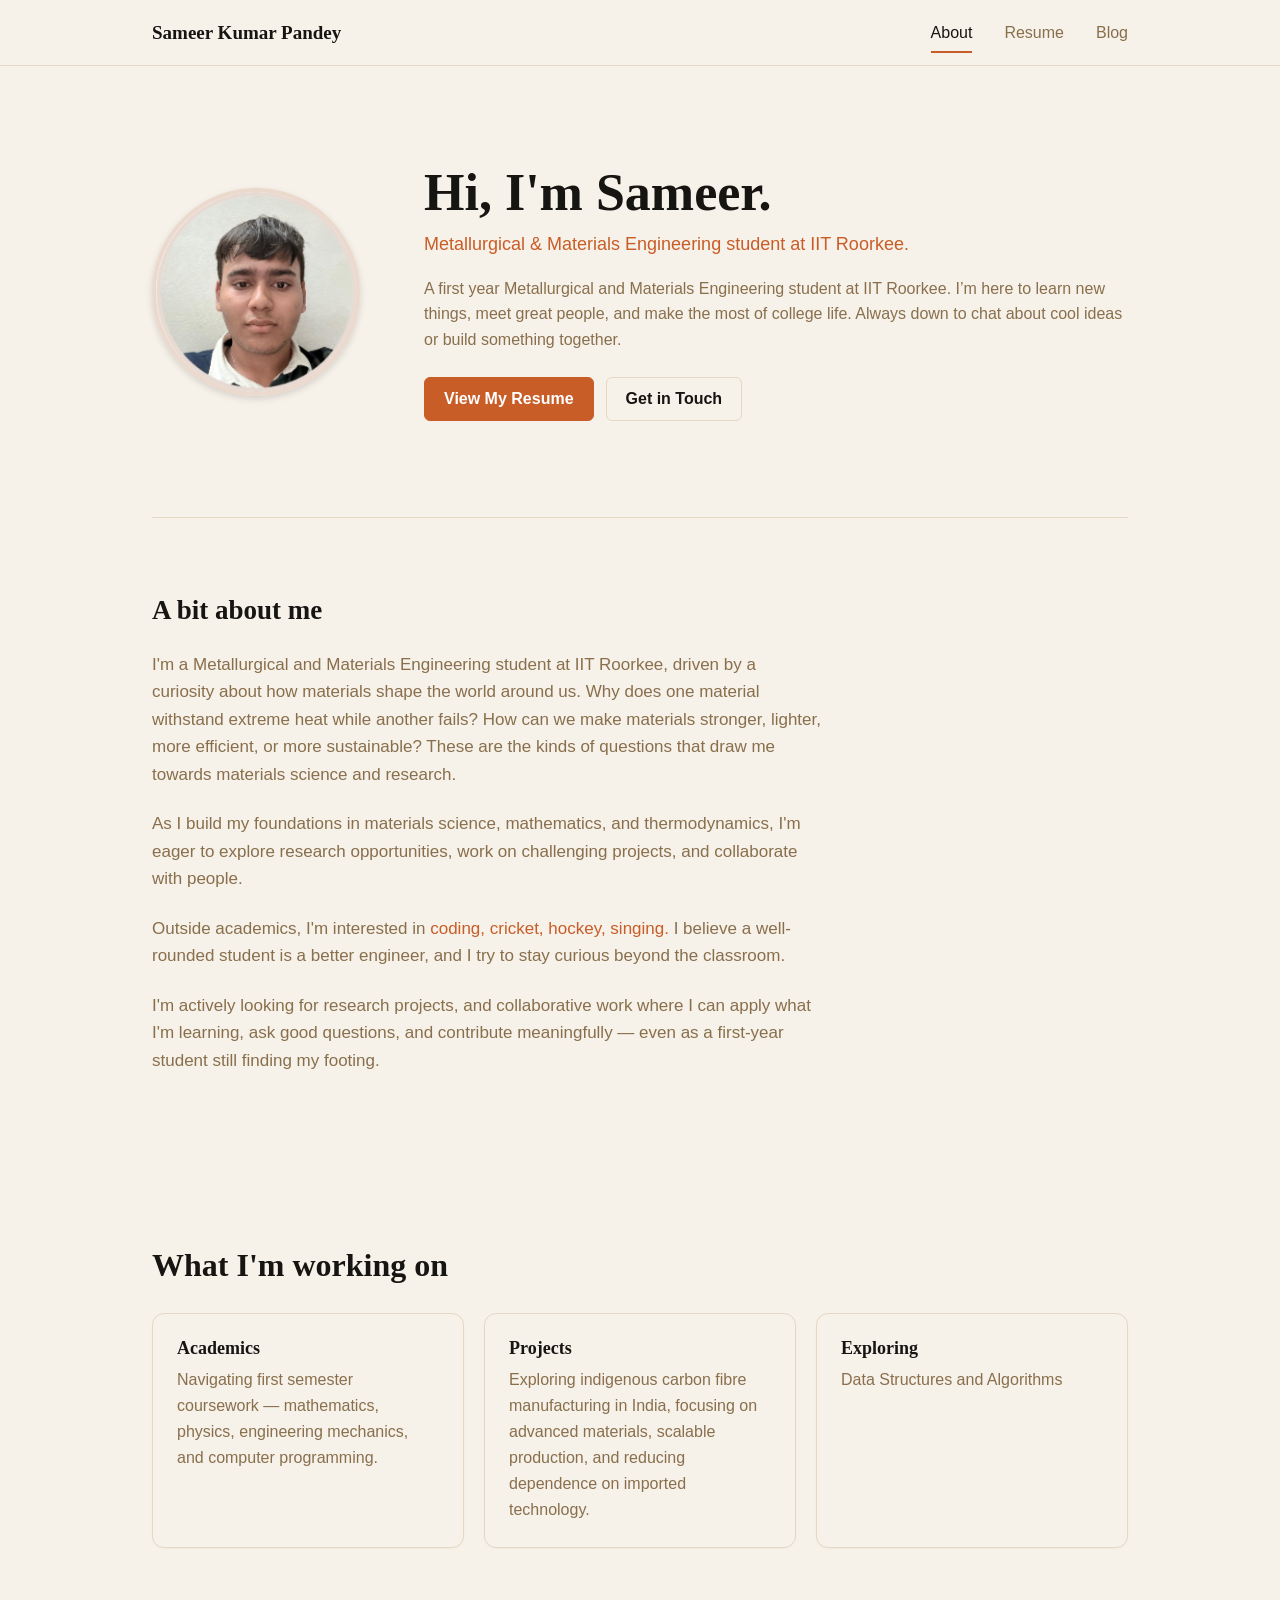
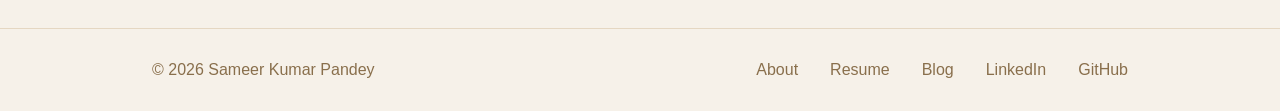
<file: index.html>
<!doctype html>
<html lang="en">
<head>
  <meta charset="utf-8"><meta name="viewport" content="width=device-width, initial-scale=1">
  <meta name="description" content="Sameer Kumar Pandey — Metallurgical and Materials Engineering student at IIT Roorkee.">
  <title>Sameer Kumar Pandey | About</title><link rel="stylesheet" href="styles.css">
</head>
<body>
<header class="site-header"><a class="wordmark" href="index.html">Sameer Kumar Pandey</a><nav aria-label="Main navigation"><a class="active" href="index.html">About</a><a href="resume.html">Resume</a><a href="blog.html">Blog</a></nav></header>
<main>
  <section class="hero wrap"><img class="portrait" src="assets/sameer-profile.png" alt="Portrait of Sameer Kumar Pandey"><div class="hero-copy"><h1>Hi, I'm Sameer.</h1><p class="accent lead">Metallurgical &amp; Materials Engineering student at IIT Roorkee.</p><p>A first year Metallurgical and Materials Engineering student at IIT Roorkee. I’m here to learn new things, meet great people, and make the most of college life. Always down to chat about cool ideas or build something together.</p><div class="actions"><a class="button primary" href="resume.html">View My Resume</a><a class="button" href="mailto:sameer_kp@mt.iitr.ac.in">Get in Touch</a></div></div></section>
  <section class="about wrap rule"><h2>A bit about me</h2><div class="prose"><p>I'm a Metallurgical and Materials Engineering student at IIT Roorkee, driven by a curiosity about how materials shape the world around us. Why does one material withstand extreme heat while another fails? How can we make materials stronger, lighter, more efficient, or more sustainable? These are the kinds of questions that draw me towards materials science and research.</p><p>As I build my foundations in materials science, mathematics, and thermodynamics, I'm eager to explore research opportunities, work on challenging projects, and collaborate with people.</p><p>Outside academics, I'm interested in <span class="accent">coding, cricket, hockey, singing.</span> I believe a well-rounded student is a better engineer, and I try to stay curious beyond the classroom.</p><p>I'm actively looking for research projects, and collaborative work where I can apply what I'm learning, ask good questions, and contribute meaningfully — even as a first-year student still finding my footing.</p></div></section>
  <section class="wrap working"><h2>What I'm working on</h2><div class="cards"><article class="card"><h3>Academics</h3><p>Navigating first semester coursework — mathematics, physics, engineering mechanics, and computer programming.</p></article><article class="card"><h3>Projects</h3><p>Exploring indigenous carbon fibre manufacturing in India, focusing on advanced materials, scalable production, and reducing dependence on imported technology.</p></article><article class="card"><h3>Exploring</h3><p>Data Structures and Algorithms</p></article></div></section>
</main>
<footer class="site-footer"><div class="wrap footer-inner"><span>© 2026 Sameer Kumar Pandey</span><nav aria-label="Footer navigation"><a href="index.html">About</a><a href="resume.html">Resume</a><a href="blog.html">Blog</a><a href="https://www.linkedin.com/in/sameer-kumar-pandey-83079041b" target="_blank" rel="noopener noreferrer">LinkedIn</a><a href="https://github.com/sameerkp1928" target="_blank" rel="noopener noreferrer">GitHub</a></nav></div></footer>
</body></html>
</file>
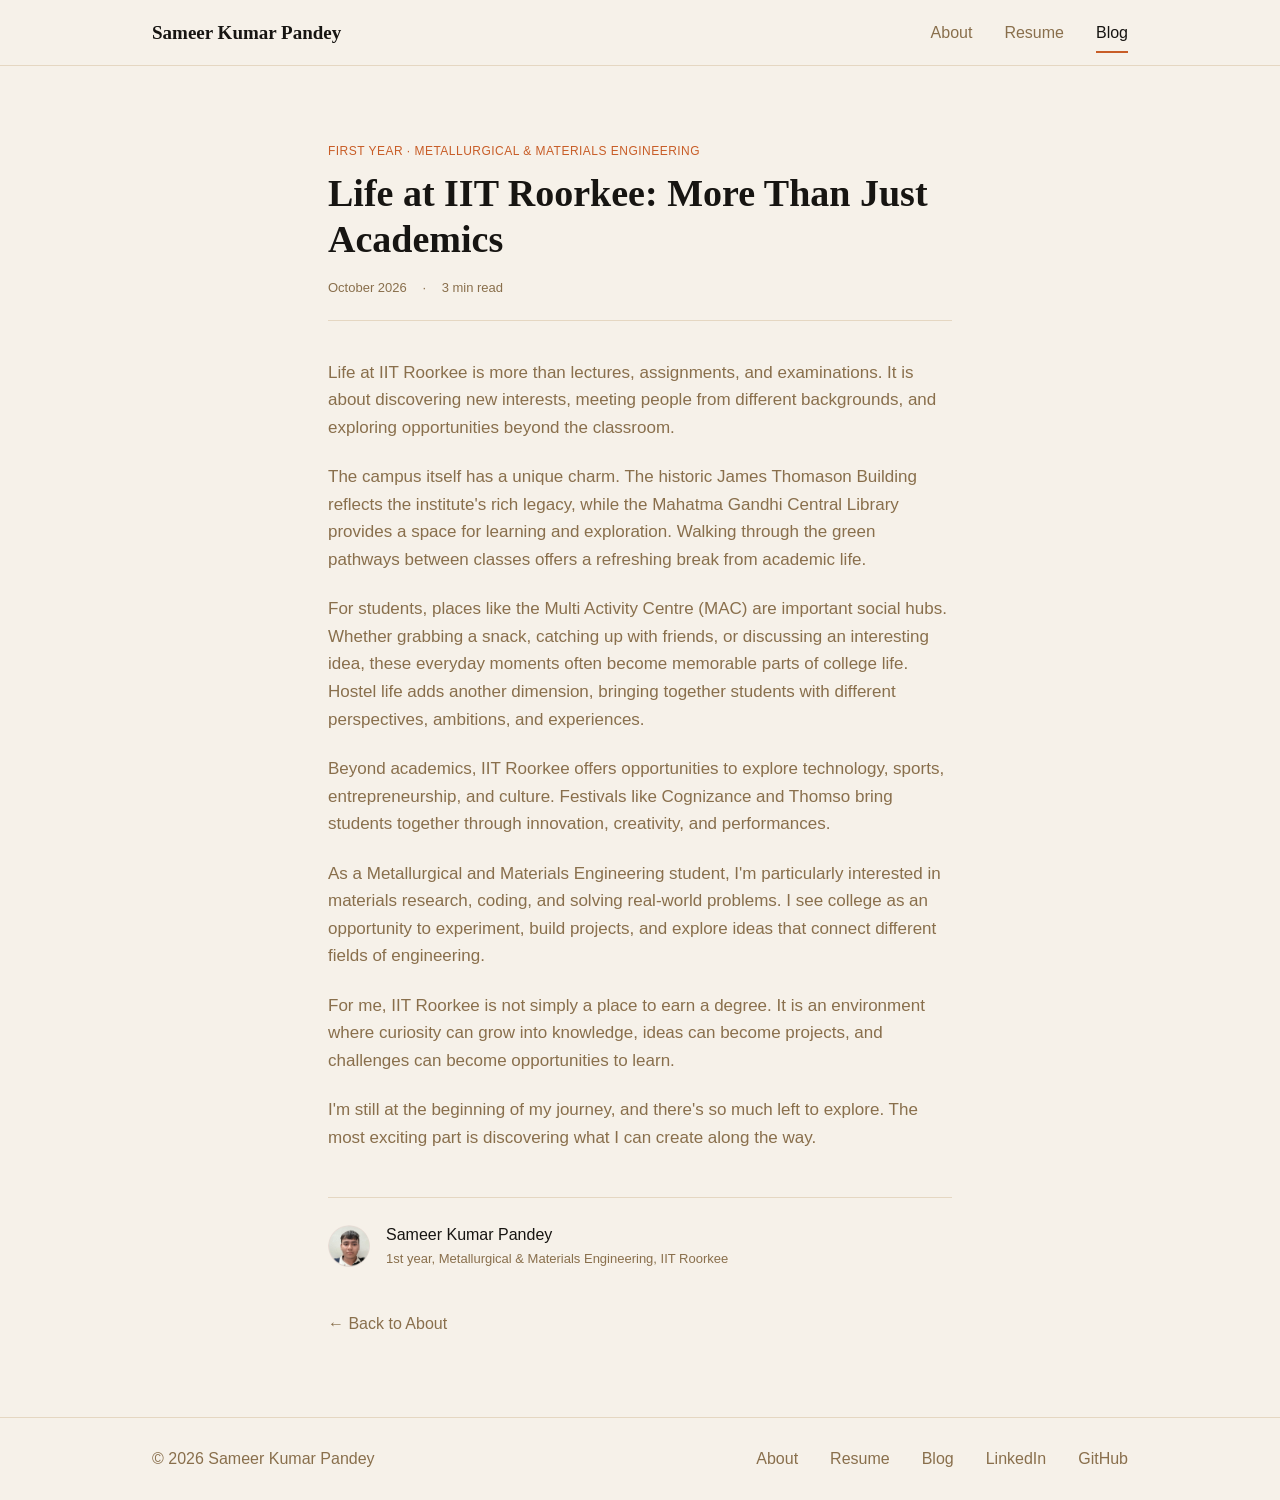
<file: blog.html>
<!doctype html>
<html lang="en"><head><meta charset="utf-8"><meta name="viewport" content="width=device-width, initial-scale=1"><meta name="description" content="Notes on student life at IIT Roorkee by Sameer Kumar Pandey."><title>Life at IIT Roorkee | Sameer Kumar Pandey</title><link rel="stylesheet" href="styles.css"></head>
<body><header class="site-header"><a class="wordmark" href="index.html">Sameer Kumar Pandey</a><nav aria-label="Main navigation"><a href="index.html">About</a><a href="resume.html">Resume</a><a class="active" href="blog.html">Blog</a></nav></header>
<main class="article wrap"><header class="article-head"><p class="eyebrow">FIRST YEAR · METALLURGICAL &amp; MATERIALS ENGINEERING</p><h1>Life at IIT Roorkee: More Than Just Academics</h1><p class="meta">October 2026 <span>·</span> 3 min read</p></header><article class="prose"><p>Life at IIT Roorkee is more than lectures, assignments, and examinations. It is about discovering new interests, meeting people from different backgrounds, and exploring opportunities beyond the classroom.</p><p>The campus itself has a unique charm. The historic James Thomason Building reflects the institute's rich legacy, while the Mahatma Gandhi Central Library provides a space for learning and exploration. Walking through the green pathways between classes offers a refreshing break from academic life.</p><p>For students, places like the Multi Activity Centre (MAC) are important social hubs. Whether grabbing a snack, catching up with friends, or discussing an interesting idea, these everyday moments often become memorable parts of college life. Hostel life adds another dimension, bringing together students with different perspectives, ambitions, and experiences.</p><p>Beyond academics, IIT Roorkee offers opportunities to explore technology, sports, entrepreneurship, and culture. Festivals like Cognizance and Thomso bring students together through innovation, creativity, and performances.</p><p>As a Metallurgical and Materials Engineering student, I'm particularly interested in materials research, coding, and solving real-world problems. I see college as an opportunity to experiment, build projects, and explore ideas that connect different fields of engineering.</p><p>For me, IIT Roorkee is not simply a place to earn a degree. It is an environment where curiosity can grow into knowledge, ideas can become projects, and challenges can become opportunities to learn.</p><p>I'm still at the beginning of my journey, and there's so much left to explore. The most exciting part is discovering what I can create along the way.</p><div class="author"><img src="assets/sameer-profile.png" alt=""><div><strong>Sameer Kumar Pandey</strong><span>1st year, Metallurgical &amp; Materials Engineering, IIT Roorkee</span></div></div></article><p class="back-link"><a href="index.html">← Back to About</a></p></main>
<footer class="site-footer"><div class="wrap footer-inner"><span>© 2026 Sameer Kumar Pandey</span><nav aria-label="Footer navigation"><a href="index.html">About</a><a href="resume.html">Resume</a><a href="blog.html">Blog</a><a href="https://www.linkedin.com/in/sameer-kumar-pandey-83079041b" target="_blank" rel="noopener noreferrer">LinkedIn</a><a href="https://github.com/sameerkp1928" target="_blank" rel="noopener noreferrer">GitHub</a></nav></div></footer></body></html>
</file>
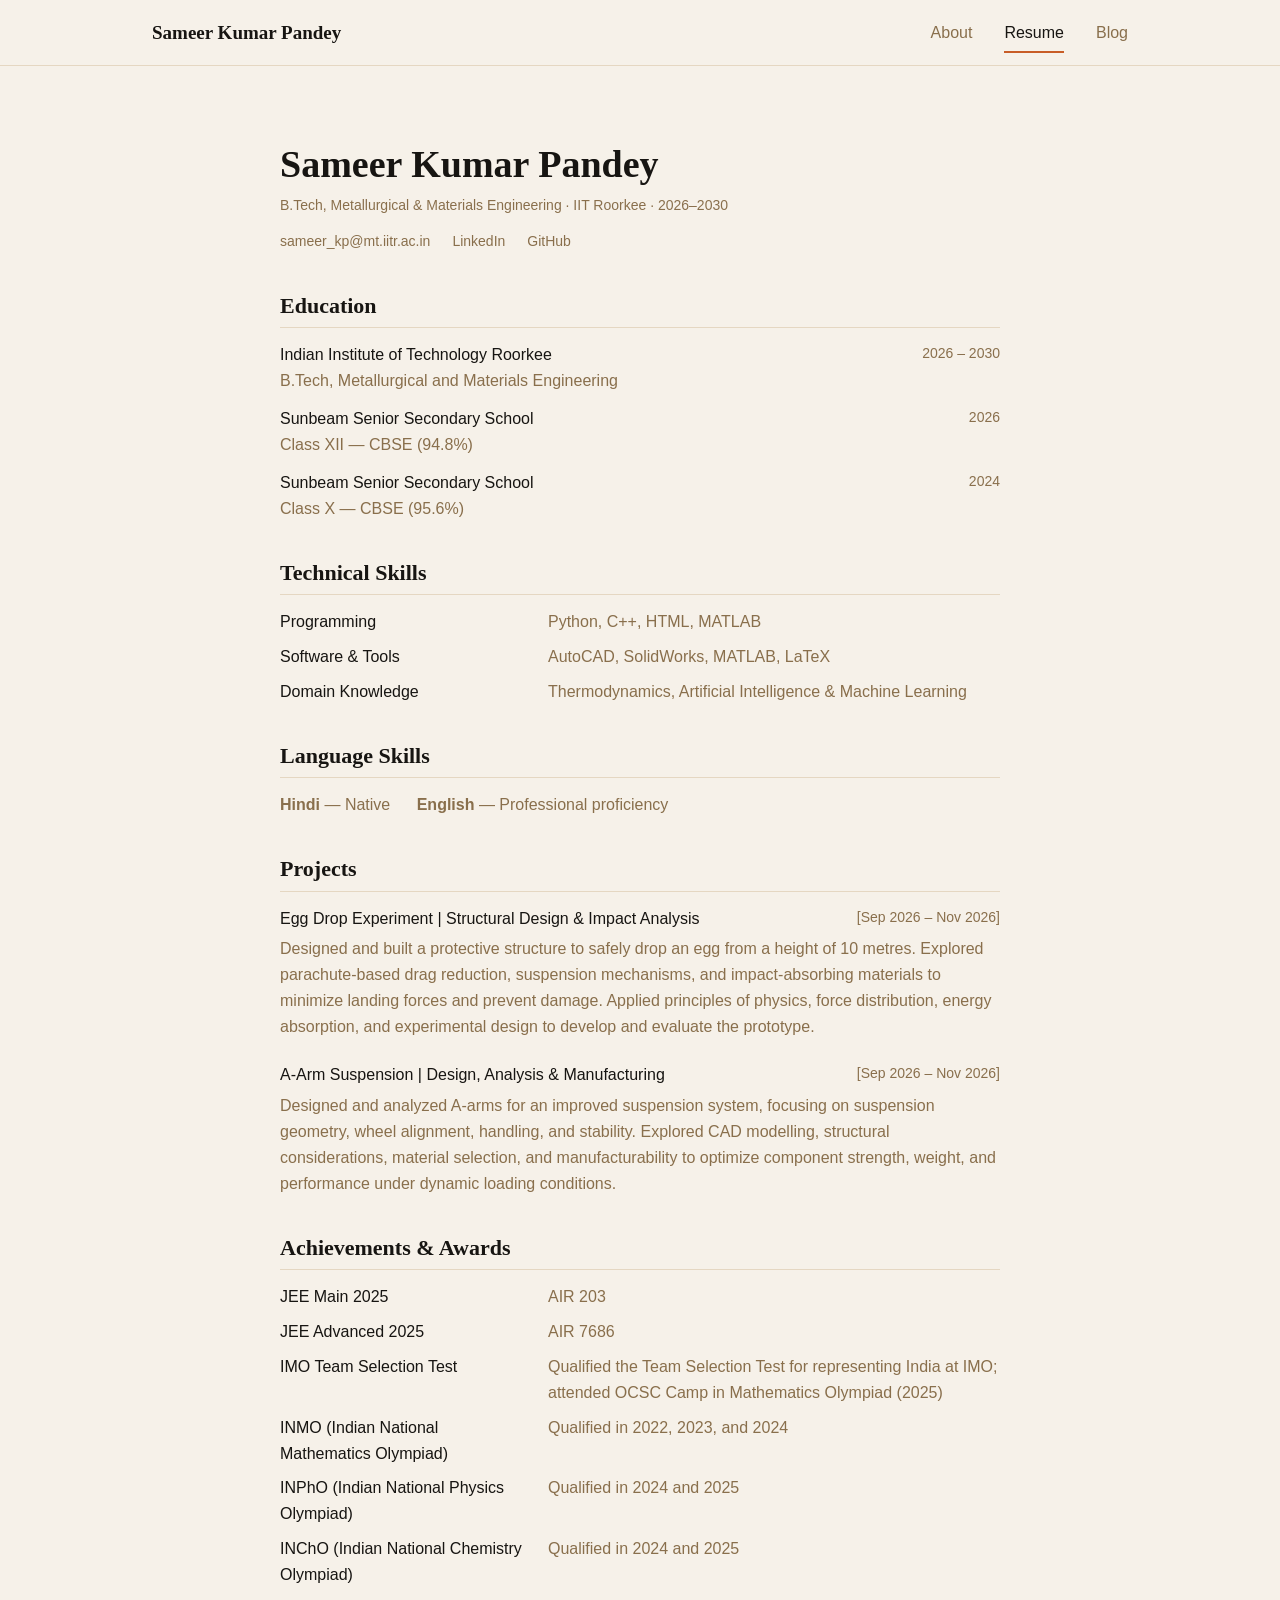
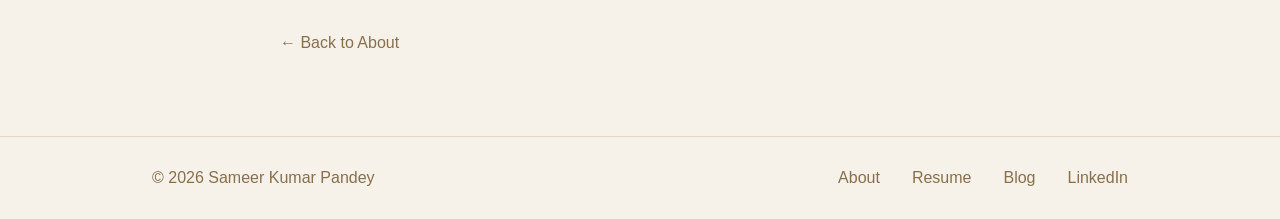
<file: resume.html>
<!doctype html>
<html lang="en"><head><meta charset="utf-8"><meta name="viewport" content="width=device-width, initial-scale=1"><meta name="description" content="Resume of Sameer Kumar Pandey."><title>Sameer Kumar Pandey | Resume</title><link rel="stylesheet" href="styles.css"></head>
<body><header class="site-header"><a class="wordmark" href="index.html">Sameer Kumar Pandey</a><nav aria-label="Main navigation"><a href="index.html">About</a><a class="active" href="resume.html">Resume</a><a href="blog.html">Blog</a></nav></header>
<main class="resume wrap"><section class="resume-intro"><h1>Sameer Kumar Pandey</h1><p>B.Tech, Metallurgical &amp; Materials Engineering · IIT Roorkee · 2026–2030</p><div class="contact"><a href="mailto:sameer_kp@mt.iitr.ac.in">sameer_kp@mt.iitr.ac.in</a><a href="https://www.linkedin.com/in/sameer-kumar-pandey-83079041b" target="_blank" rel="noopener noreferrer">LinkedIn</a><a href="https://github.com/sameerkp1928" target="_blank" rel="noopener noreferrer">GitHub</a></div></section>
<section class="resume-section"><h2>Education</h2><div class="entry"><div><strong>Indian Institute of Technology Roorkee</strong><p>B.Tech, Metallurgical and Materials Engineering</p></div><time>2026 – 2030</time></div><div class="entry"><div><strong>Sunbeam Senior Secondary School</strong><p>Class XII — CBSE (94.8%)</p></div><time>2026</time></div><div class="entry"><div><strong>Sunbeam Senior Secondary School</strong><p>Class X — CBSE (95.6%)</p></div><time>2024</time></div></section>
<section class="resume-section"><h2>Technical Skills</h2><dl class="skill-list"><dt>Programming</dt><dd>Python, C++, HTML, MATLAB</dd><dt>Software &amp; Tools</dt><dd>AutoCAD, SolidWorks, MATLAB, LaTeX</dd><dt>Domain Knowledge</dt><dd>Thermodynamics, Artificial Intelligence &amp; Machine Learning</dd></dl></section>
<section class="resume-section"><h2>Language Skills</h2><p><strong>Hindi</strong> — Native <span class="language-gap"></span><strong>English</strong> — Professional proficiency</p></section>
<section class="resume-section"><h2>Projects</h2><article class="project"><div class="entry-title"><strong>Egg Drop Experiment | Structural Design &amp; Impact Analysis</strong><time>[Sep 2026 – Nov 2026]</time></div><p>Designed and built a protective structure to safely drop an egg from a height of 10 metres. Explored parachute-based drag reduction, suspension mechanisms, and impact-absorbing materials to minimize landing forces and prevent damage. Applied principles of physics, force distribution, energy absorption, and experimental design to develop and evaluate the prototype.</p></article><article class="project"><div class="entry-title"><strong>A-Arm Suspension | Design, Analysis &amp; Manufacturing</strong><time>[Sep 2026 – Nov 2026]</time></div><p>Designed and analyzed A-arms for an improved suspension system, focusing on suspension geometry, wheel alignment, handling, and stability. Explored CAD modelling, structural considerations, material selection, and manufacturability to optimize component strength, weight, and performance under dynamic loading conditions.</p></article></section>
<section class="resume-section"><h2>Achievements &amp; Awards</h2><dl class="award-list"><dt>JEE Main 2025</dt><dd>AIR 203</dd><dt>JEE Advanced 2025</dt><dd>AIR 7686</dd><dt>IMO Team Selection Test</dt><dd>Qualified the Team Selection Test for representing India at IMO; attended OCSC Camp in Mathematics Olympiad (2025)</dd><dt>INMO (Indian National Mathematics Olympiad)</dt><dd>Qualified in 2022, 2023, and 2024</dd><dt>INPhO (Indian National Physics Olympiad)</dt><dd>Qualified in 2024 and 2025</dd><dt>INChO (Indian National Chemistry Olympiad)</dt><dd>Qualified in 2024 and 2025</dd></dl></section><p class="back-link"><a href="index.html">← Back to About</a></p></main>
<footer class="site-footer"><div class="wrap footer-inner"><span>© 2026 Sameer Kumar Pandey</span><nav aria-label="Footer navigation"><a href="index.html">About</a><a href="resume.html">Resume</a><a href="blog.html">Blog</a><a href="https://www.linkedin.com/" rel="noopener">LinkedIn</a></nav></div></footer></body></html>
</file>
<file: styles.css>
:root{--paper:#f6f1e9;--ink:#171512;--muted:#896f4c;--line:#e5d7c2;--accent:#c85d27;--serif:Georgia,'Times New Roman',serif;--sans:Arial,Helvetica,sans-serif}*{box-sizing:border-box}html{scroll-behavior:smooth}body{margin:0;background:var(--paper);color:var(--ink);font-family:var(--sans);font-size:16px;line-height:1.62}.wrap{width:min(976px,calc(100% - 48px));margin-inline:auto}.site-header{height:66px;border-bottom:1px solid var(--line);display:flex;align-items:center;justify-content:space-between;padding:0 max(24px,calc((100% - 976px)/2));position:sticky;top:0;background:rgba(246,241,233,.96);z-index:2}.wordmark{font: bold 19px var(--serif);color:var(--ink);text-decoration:none}.site-header nav,.site-footer nav{display:flex;gap:32px}.site-header nav a,.site-footer nav a,.contact a,.back-link a{color:var(--muted);text-decoration:none}.site-header nav a{position:relative}.site-header nav a:hover,.site-footer a:hover,.contact a:hover,.back-link a:hover{color:var(--accent)}.site-header nav a.active{color:var(--ink)}.site-header nav a.active:after{content:"";position:absolute;bottom:-8px;left:0;right:0;height:2px;background:var(--accent)}h1,h2,h3{font-family:var(--serif);line-height:1.2}h1{font-size:48px;margin:0 0 6px}h2{font-size:27px;margin:0 0 24px}h3{font-size:18px;margin:0 0 8px}p{margin:0 0 18px;color:var(--muted)}.accent{color:var(--accent)}.lead{font-size:18px;margin:0 0 16px}.hero{display:grid;grid-template-columns:208px 1fr;gap:64px;align-items:center;padding:96px 0}.portrait{width:208px;height:208px;object-fit:cover;border-radius:50%;border:4px solid #ead9cc;box-shadow:0 3px 7px #0002}.hero-copy h1{font-size:52px}.actions{display:flex;gap:12px;margin-top:24px}.button{display:inline-flex;align-items:center;min-height:42px;padding:8px 19px;border:1px solid var(--line);border-radius:6px;color:var(--ink);text-decoration:none;font-weight:600}.button.primary{background:var(--accent);border-color:var(--accent);color:white}.button:hover{transform:translateY(-1px)}.rule{border-top:1px solid var(--line)}.about{padding:76px 0 74px}.prose{max-width:670px}.prose p{font-size:17px;line-height:1.62;margin:0 0 22px}.working{padding:76px 0 80px}.working h2{font-size:32px;margin-bottom:28px}.cards{display:grid;grid-template-columns:repeat(3,1fr);gap:20px}.card{border:1px solid var(--line);border-radius:12px;padding:24px;min-height:174px;box-shadow:0 1px 2px #00000008}.card p{margin:0}.site-footer{border-top:1px solid var(--line);padding:28px 0;color:var(--muted)}.footer-inner{display:flex;align-items:center;justify-content:space-between}.resume{max-width:720px;padding:76px 0 80px}.resume-intro{margin-bottom:40px}.resume-intro h1{font-size:38px}.resume-intro p{font-size:14px;margin:4px 0 14px}.contact{display:flex;gap:22px;flex-wrap:wrap;font-size:14px}.resume-section{margin:0 0 38px}.resume-section h2{font-size:22px;border-bottom:1px solid var(--line);padding-bottom:8px;margin-bottom:14px}.entry{display:flex;justify-content:space-between;gap:20px;margin:12px 0}.entry strong,.entry-title strong{font-weight:500}.entry p,.project p{margin:0;color:var(--muted)}time{color:var(--muted);font-size:14px;white-space:nowrap}.skill-list,.award-list{display:grid;grid-template-columns:250px 1fr;gap:9px 18px;margin:0}.skill-list dt,.award-list dt{font-weight:500}.skill-list dd,.award-list dd{margin:0;color:var(--muted)}.language-gap{display:inline-block;width:22px}.project{margin:14px 0 22px}.entry-title{display:flex;justify-content:space-between;gap:14px;margin-bottom:5px}.back-link{margin:42px 0 0}.article{max-width:624px;padding:76px 0 80px}.article-head{border-bottom:1px solid var(--line);padding-bottom:22px;margin-bottom:38px}.eyebrow{font-size:12px;letter-spacing:.04em;color:var(--accent);margin:0 0 10px}.article-head h1{font-size:38px}.meta{font-size:13px;margin:14px 0 0}.meta span{padding:0 12px}.article .prose{max-width:none}.author{border-top:1px solid var(--line);margin-top:46px;padding-top:24px;display:flex;align-items:center;gap:16px}.author img{width:42px;height:42px;border-radius:50%;object-fit:cover}.author div{display:grid}.author strong{font-weight:500}.author span{font-size:13px;color:var(--muted)}
@media(max-width:700px){.wrap{width:min(100% - 36px,560px)}.site-header{padding:0 18px;height:62px}.wordmark{font-size:16px}.site-header nav{gap:16px;font-size:14px}.hero{grid-template-columns:1fr;gap:28px;padding:56px 0}.portrait{width:144px;height:144px}.hero-copy h1{font-size:42px}.about,.working{padding:54px 0}.cards{grid-template-columns:1fr}.card{min-height:0}.footer-inner{gap:18px;align-items:flex-start;flex-direction:column}.site-footer nav{gap:20px}.resume,.article{padding:52px 0 60px}.resume-intro h1,.article-head h1{font-size:32px}.entry-title{display:block}.entry-title time{display:block}.skill-list,.award-list{grid-template-columns:1fr;gap:3px}.skill-list dd,.award-list dd{margin-bottom:10px}.entry{gap:12px}.contact{gap:12px 18px}}
</file>
